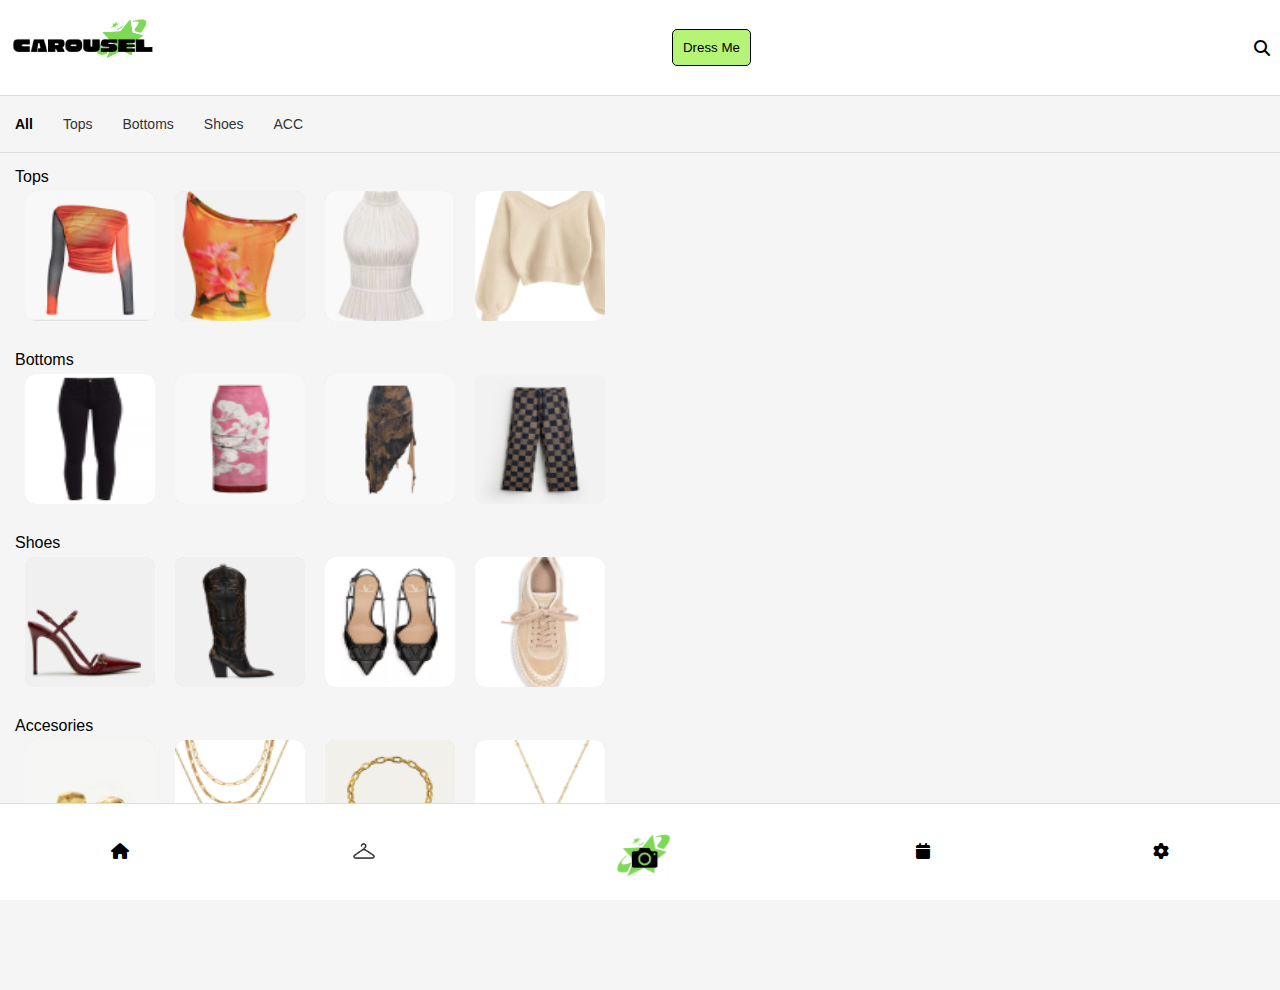
<file: index.html>
<!DOCTYPE html>
<html lang="en">
<head>
    <meta charset="UTF-8">
    <meta name="viewport" content="width=device-width, initial-scale=1.0">
    <title>Carousel</title>
    <link rel="stylesheet" href="css/style.css">
    <script src="js/script.js"></script>
    <link rel="stylesheet" href="https://cdnjs.cloudflare.com/ajax/libs/font-awesome/6.5.2/css/all.min.css">
</head>
<body>
    <div class="app-container">
        <header class="app-header">
            <a id="title" href="index.html"> <img class="logo" src="css/images/logo.png"></img></a>
                <button class="dress-button" onclick="window.location.href='ai.html';"> Dress Me </button>
                <i class="fas fa-search"></i>
            </div>
        </header>
        
        <div class="category-tabs">
            <a class="tab active" href="index.html">All</a>
            <a class="tab" href="index2.html">Tops</a>
            <a class="tab" href="index3.html">Bottoms</a>
            <a class="tab" href="index4.html">Shoes</a>
            <a class="tab" href="index5.html">ACC</a>
        </div>
        
        <div class="scroll-area">
            
        <div class="scroll-container">
            <!-- first row -->
            <div class="clothing-row-wrapper"> Tops
            
                <div class="clothing-row">
                    <img class="clothing-item " src="css/images/top1.png"></img>
                    <img class="clothing-item " src="css/images/top2.png"></img>
                    <img class="clothing-item " src="css/images/top3.png"></img>
                    <img class="clothing-item " src="css/images/top4.png"></img>
                </div>
            
            </div>

            <!-- second row -->
            <div class="clothing-row-wrapper"> Bottoms
            
                <div class="clothing-row">
                    <img class="clothing-item " src="css/images/bottom1.png"></img>
                    <img class="clothing-item " src="css/images/bottom2.png"></img>
                    <img class="clothing-item "src="css/images/bottom3.png"></img>
                    <img class="clothing-item "src="css/images/bottom4.png"></img>
                </div>
            
            </div>

            <!-- third row -->
            <div class="clothing-row-wrapper"> Shoes

                <div class="clothing-row">
                    <img class="clothing-item " src="css/images/shoe1.png"></img>
                    <img class="clothing-item "src="css/images/shoe2.png"></img>
                    <img class="clothing-item "src="css/images/shoe3.png"></img>
                    <img class="clothing-item "src="css/images/shoe4.png"></img>
                </div>
                
            </div>

            <!-- fourth row -->
            <div class="clothing-row-wrapper"> Accesories
                
                <div class="clothing-row">
                    <img class="clothing-item " src="css/images/acc1.png"></img>
                    <img class="clothing-item " src="css/images/acc2.png"></img>
                    <img class="clothing-item " src="css/images/acc3.png"></img>
                    <img class="clothing-item " src="css/images/acc4.png"></img>
                </div>
    
            </div>
        </div>

        <nav class="bottom-nav">
            <span class="nav-icon"><a class="fas fa-house" href="index.html"></a></span>
            <span class="nav-icon"><img class="hanger" src="css/images/hanger.png"></i></span>
            <span class="nav-icon"><img class="camera" src="css/images/camera.png" onclick="window.location.href='camera.html';"></img></span>
            <span class="nav-icon"><i class="fas fa-calendar"></i></span>
            <span class="nav-icon"><i class="fas fa-gear"></i></span>
        </nav>
    </div>
</body>
</html>
</file>
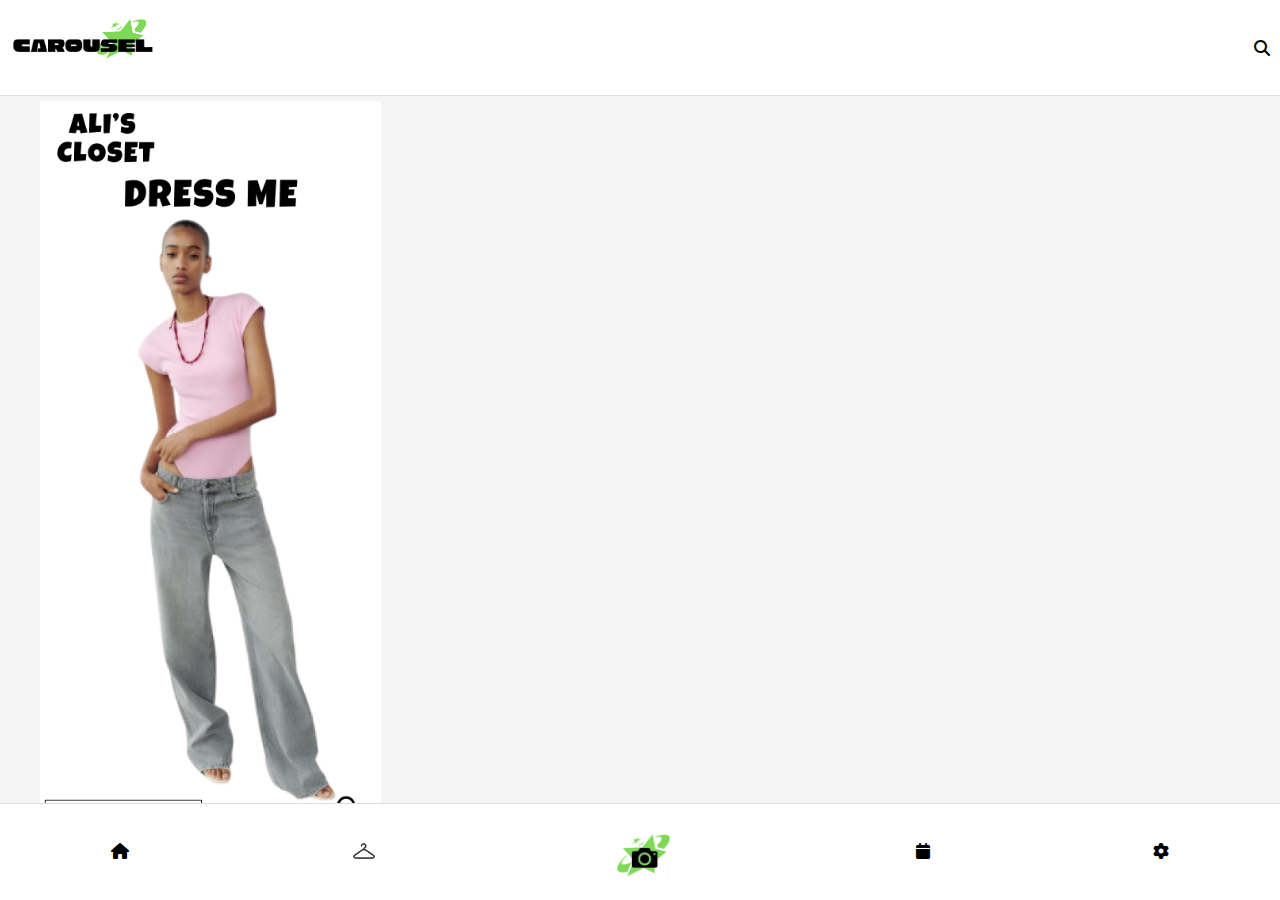
<file: ai.html>
<!DOCTYPE html>
<html lang="en">
<head>
    <meta charset="UTF-8">
    <meta name="viewport" content="width=device-width, initial-scale=1.0">
    <title>Carousel</title>
    <link rel="stylesheet" href="css/style.css">
    <script src="js/script.js"></script>
    <link rel="stylesheet" href="https://cdnjs.cloudflare.com/ajax/libs/font-awesome/6.5.2/css/all.min.css">
</head>
<body>
    <div class="app-container">
        <header class="app-header">
            <a id="title" href="index.html"> <img class="logo" src="css/images/logo.png"></img></a>
                <i class="fas fa-search"></i>
            </div>
        </header>

        <img class="ai" src="css/images/ai.png"></img>

        <nav class="bottom-nav">
            <span class="nav-icon"><a class="fas fa-house" href="index.html"></a></span>
            <span class="nav-icon"><img class="hanger" src="css/images/hanger.png"></i></span>
            <span class="nav-icon"><img class="camera" src="css/images/camera.png" onclick="window.location.href='camera.html';"></img></span>
            <span class="nav-icon"><i class="fas fa-calendar"></i></span>
            <span class="nav-icon"><i class="fas fa-gear"></i></span>
        </nav>
    </div>
</body>
</html>
</file>
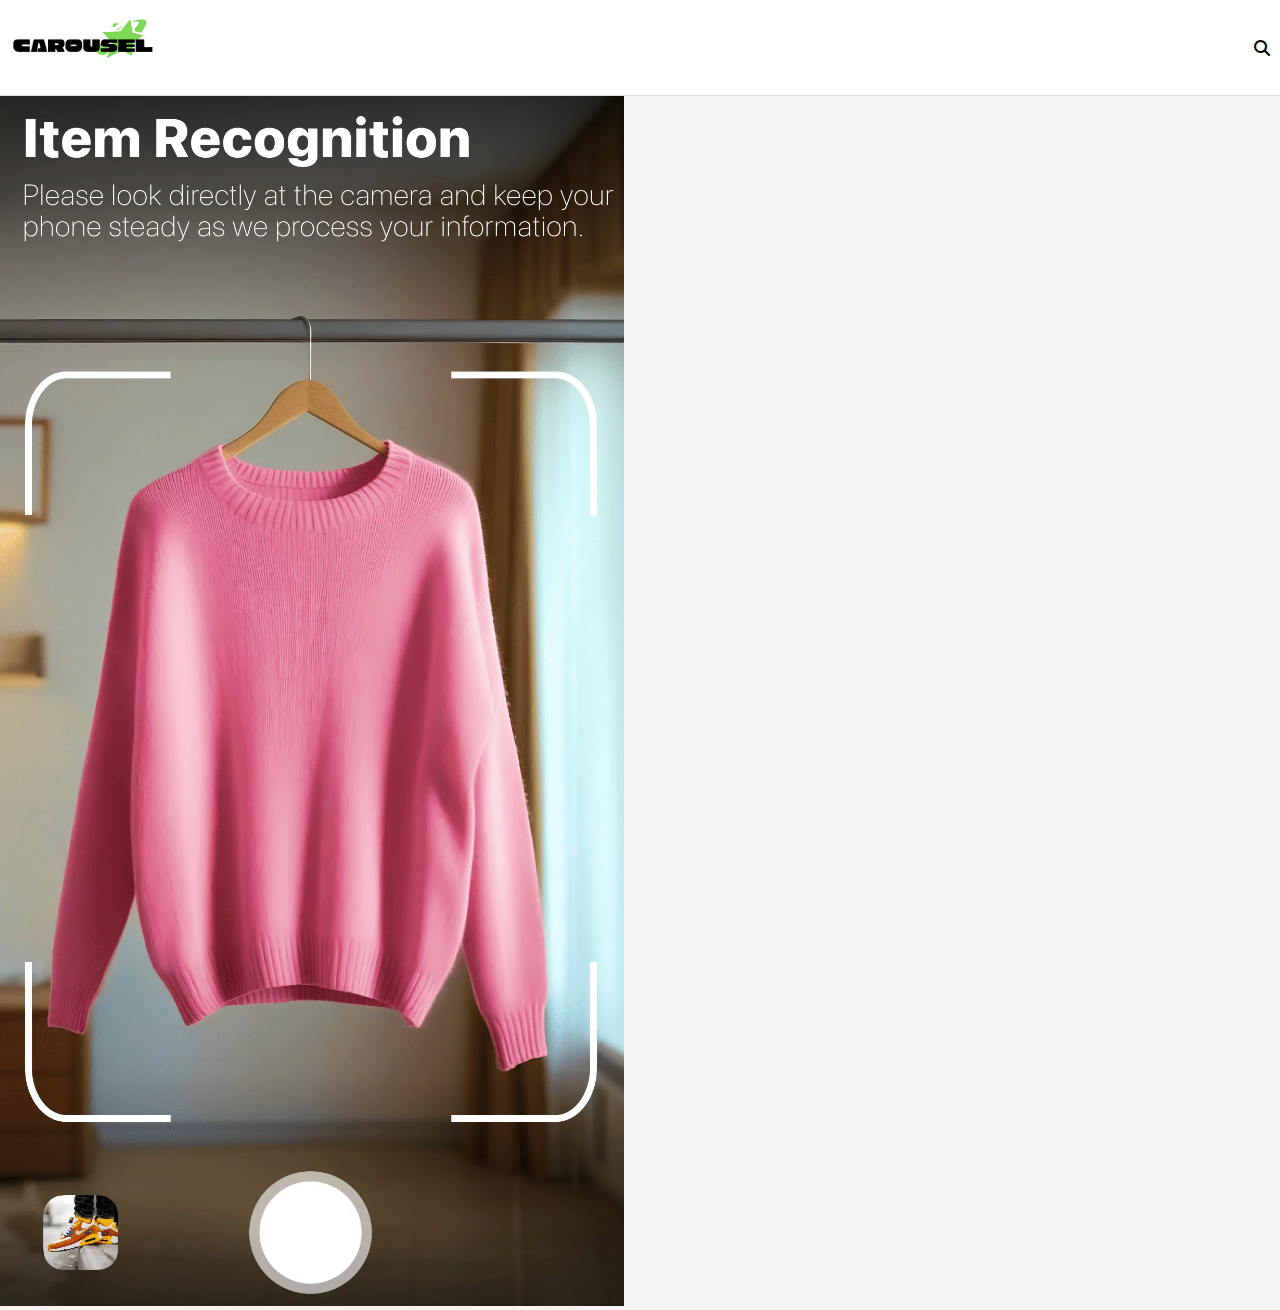
<file: camera.html>
<!DOCTYPE html>
<html lang="en">
<head>
    <meta charset="UTF-8">
    <meta name="viewport" content="width=device-width, initial-scale=1.0">
    <title>Carousel</title>
    <link rel="stylesheet" href="css/style.css">
    <script src="js/script.js"></script>
    <link rel="stylesheet" href="https://cdnjs.cloudflare.com/ajax/libs/font-awesome/6.5.2/css/all.min.css">
</head>
<body>
    <div class="app-container">
        <header class="app-header">
            <a id="title" href="index.html"> <img class="logo" src="css/images/logo.png"></img></a>
                <i class="fas fa-search"></i>
            </div>
        </header>

        <img class="snap" src="css/images/snap.png"></img>
    </div>
</body>
</html>
</file>
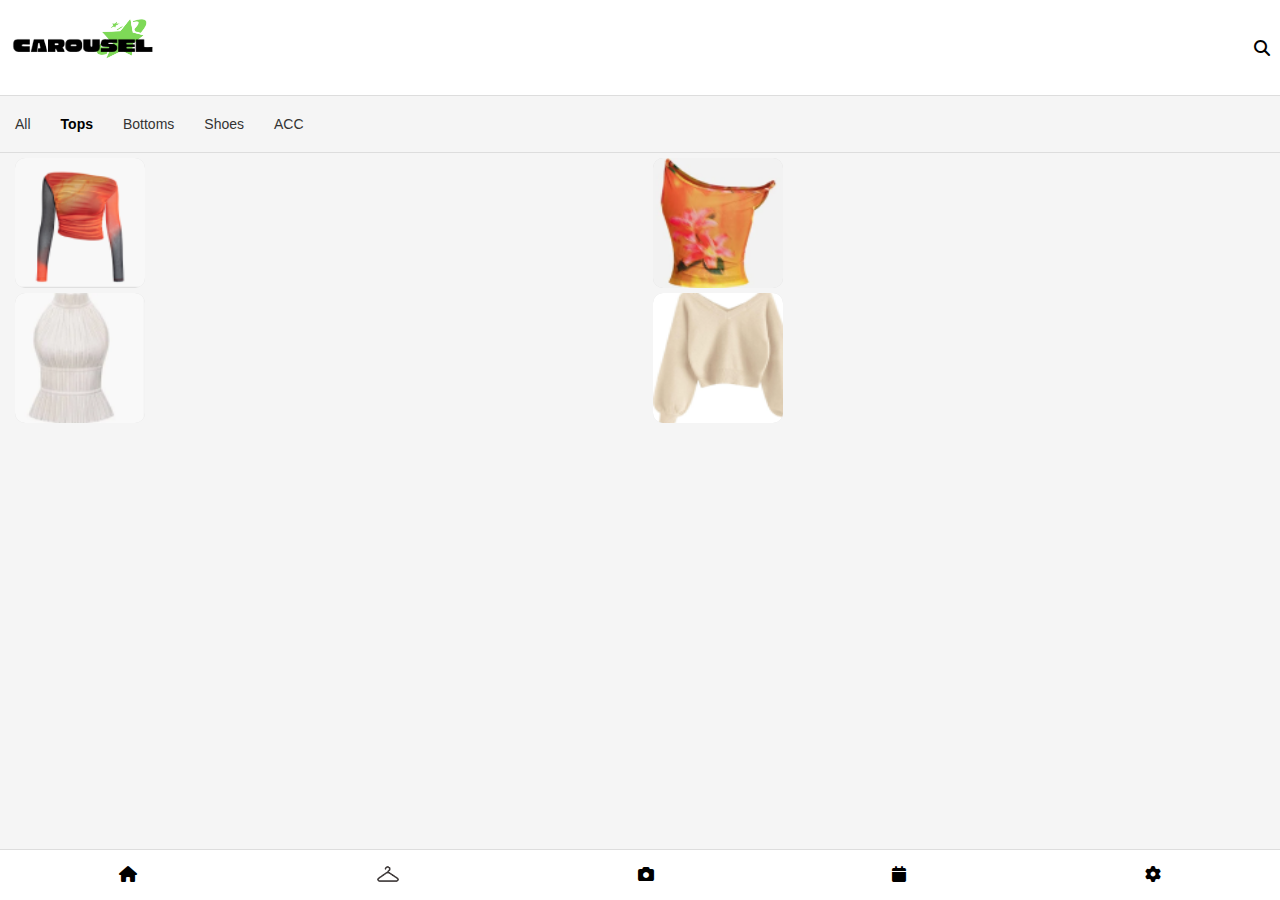
<file: index2.html>
<!DOCTYPE html>
<html lang="en">
<head>
    <meta charset="UTF-8">
    <meta name="viewport" content="width=device-width, initial-scale=1.0">
    <title>Carousel</title>
    <link rel="stylesheet" href="css/style.css">
    <script src="js/script.js"></script>
    <link rel="stylesheet" href="https://cdnjs.cloudflare.com/ajax/libs/font-awesome/6.5.2/css/all.min.css">
</head>
<body>
    <div class="app-container">
        <header class="app-header">
            <a id="title" href="index.html"> <img class="logo" src="css/images/logo.png"></img></a>
                <i class="fas fa-search"></i>
            </div>
        </header>
        
        <div class="category-tabs">
            <a class="tab" href="index.html">All</a>
            <a class="tab active" href="index2.html">Tops</a>
            <a class="tab" href="index3.html">Bottoms</a>
            <a class="tab" href="index4.html">Shoes</a>
            <a class="tab" href="index5.html">ACC</a>
        </div>

        <div class="clothing-grid-2">
            <img class="clothing-item " src="css/images/top1.png"></img>
            <img class="clothing-item " src="css/images/top2.png"></img>
            <img class="clothing-item " src="css/images/top3.png"></img>
            <img class="clothing-item " src="css/images/top4.png"></img>
        </div>

        <nav class="bottom-nav">
            <span class="nav-icon"><a class="fas fa-house" href="index.html"></a></span>
            <span class="nav-icon"><img class="hanger" src="css/images/hanger.png"></i></span>
            <span class="nav-icon"><a class="fas fa-camera" href="camera.html"></a></span>
            <span class="nav-icon"><i class="fas fa-calendar"></i></span>
            <span class="nav-icon"><i class="fas fa-gear"></i></span>
        </nav>
    </div>
</body>
</html>
</file>
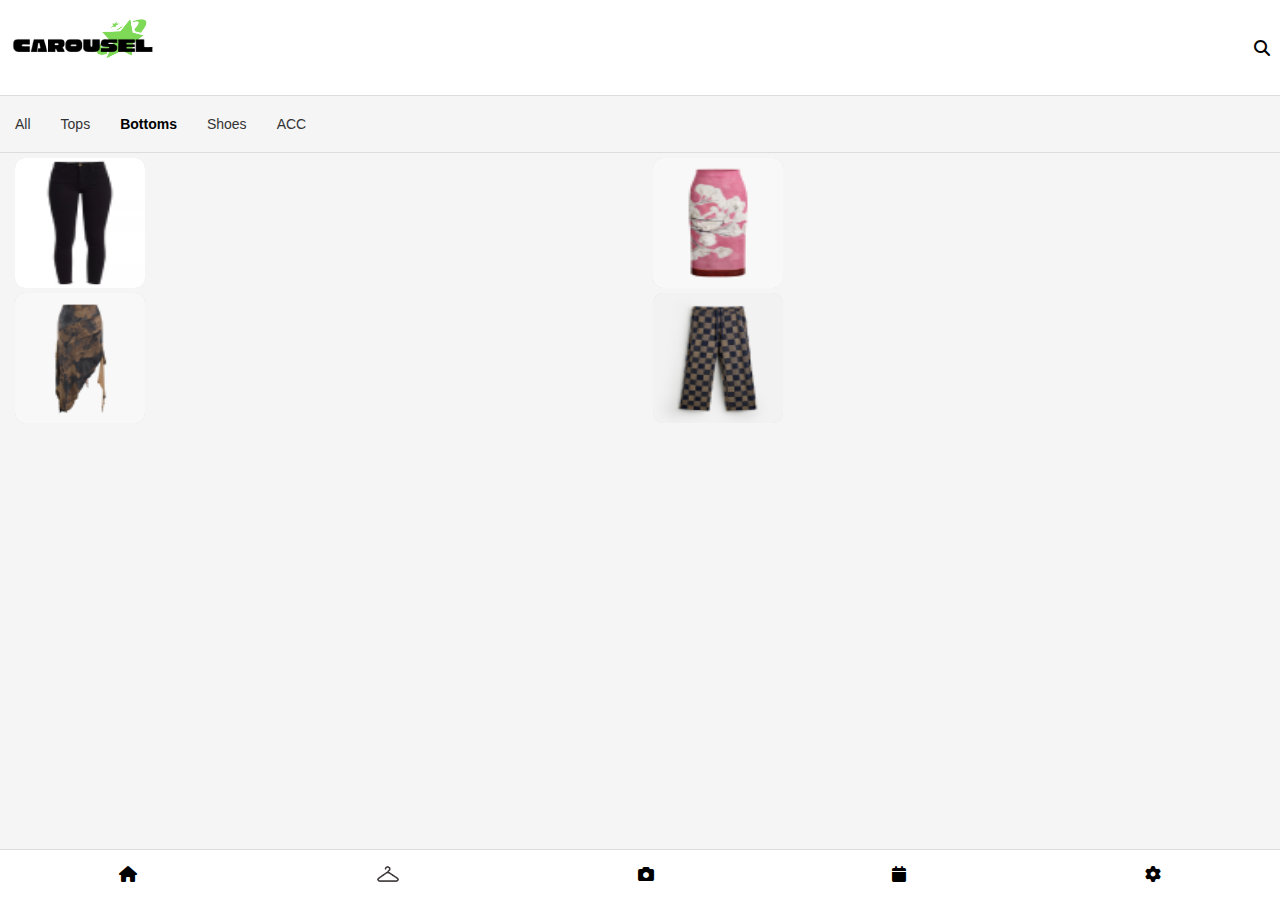
<file: index3.html>
<!DOCTYPE html>
<html lang="en">
<head>
    <meta charset="UTF-8">
    <meta name="viewport" content="width=device-width, initial-scale=1.0">
    <title>Carousel</title>
    <link rel="stylesheet" href="css/style.css">
    <script src="js/script.js"></script>
    <link rel="stylesheet" href="https://cdnjs.cloudflare.com/ajax/libs/font-awesome/6.5.2/css/all.min.css">
</head>
<body>
    <div class="app-container">
        <header class="app-header">
            <a id="title" href="index.html"> <img class="logo" src="css/images/logo.png"></img></a>
                <i class="fas fa-search"></i>
            </div>
        </header>
        
        <div class="category-tabs">
            <a class="tab" href="index.html">All</a>
            <a class="tab" href="index2.html">Tops</a>
            <a class="tab active" href="index3.html">Bottoms</a>
            <a class="tab" href="index4.html">Shoes</a>
            <a class="tab" href="index5.html">ACC</a>
        </div>

        <div class="clothing-grid-2">
            <img class="clothing-item " src="css/images/bottom1.png"></img>
            <img class="clothing-item " src="css/images/bottom2.png"></img>
            <img class="clothing-item "src="css/images/bottom3.png"></img>
            <img class="clothing-item "src="css/images/bottom4.png"></img>
        </div>

        <nav class="bottom-nav">
            <span class="nav-icon"><a class="fas fa-house" href="index.html"></a></span>
            <span class="nav-icon"><img class="hanger" src="css/images/hanger.png"></i></span>
            <span class="nav-icon"><a class="fas fa-camera" href="camera.html"></a></span>
            <span class="nav-icon"><i class="fas fa-calendar"></i></span>
            <span class="nav-icon"><i class="fas fa-gear"></i></span>
        </nav>
    </div>
</body>
</html>
</file>
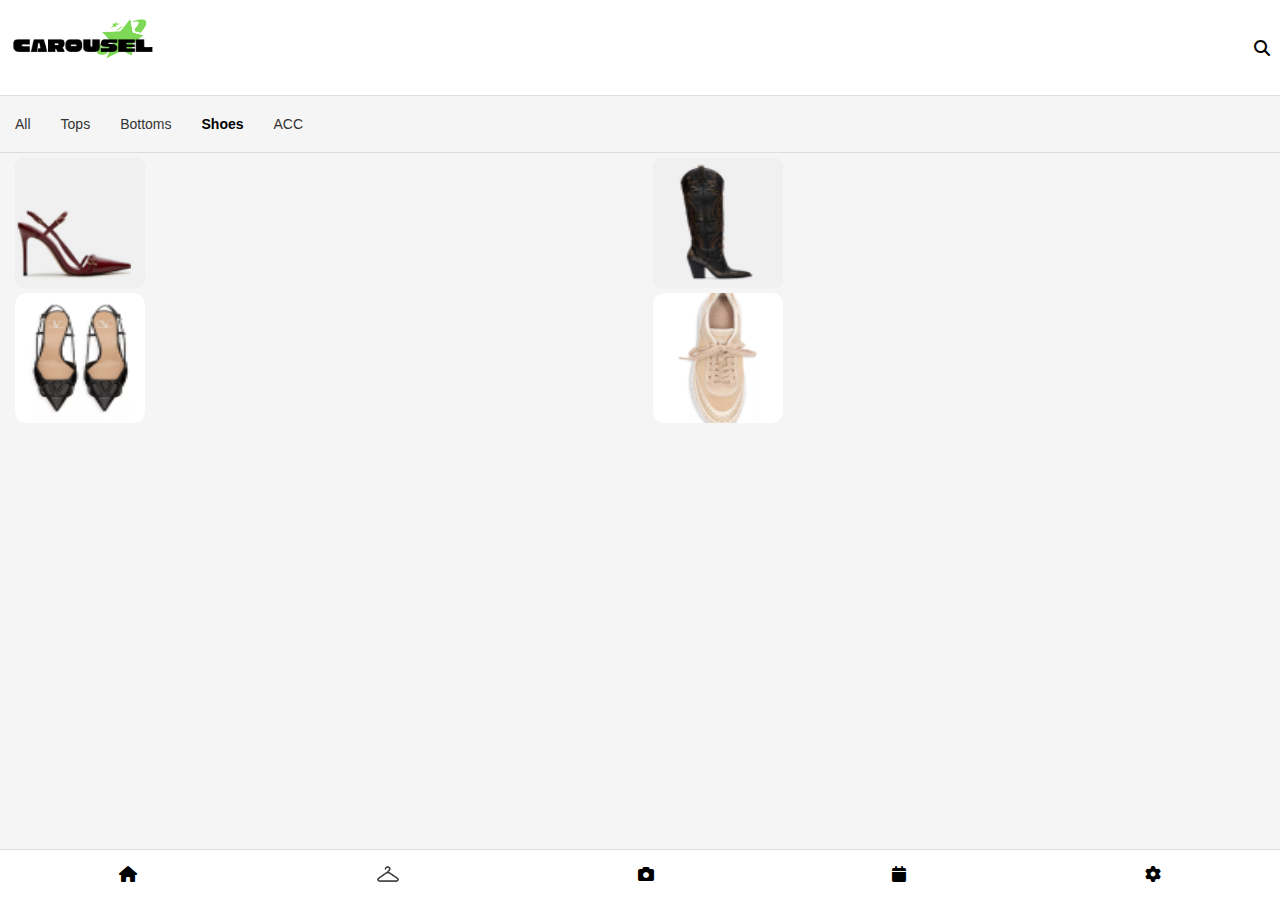
<file: index4.html>
<!DOCTYPE html>
<html lang="en">
<head>
    <meta charset="UTF-8">
    <meta name="viewport" content="width=device-width, initial-scale=1.0">
    <title>Carousel</title>
    <link rel="stylesheet" href="css/style.css">
    <script src="js/script.js"></script>
    <link rel="stylesheet" href="https://cdnjs.cloudflare.com/ajax/libs/font-awesome/6.5.2/css/all.min.css">
</head>
<body>
    <div class="app-container">
        <header class="app-header">
            <a id="title" href="index.html"> <img class="logo" src="css/images/logo.png"></img></a>
                <i class="fas fa-search"></i>
            </div>
        </header>
        
        <div class="category-tabs">
            <a class="tab" href="index.html">All</a>
            <a class="tab" href="index2.html">Tops</a>
            <a class="tab" href="index3.html">Bottoms</a>
            <a class="tab active" href="index4.html">Shoes</a>
            <a class="tab" href="index5.html">ACC</a>
        </div>

        <div class="clothing-grid-2">
            <img class="clothing-item " src="css/images/shoe1.png"></img>
            <img class="clothing-item "src="css/images/shoe2.png"></img>
            <img class="clothing-item "src="css/images/shoe3.png"></img>
            <img class="clothing-item "src="css/images/shoe4.png"></img>
        </div>

        <nav class="bottom-nav">
            <span class="nav-icon"><a class="fas fa-house" href="index.html"></a></span>
            <span class="nav-icon"><img class="hanger" src="css/images/hanger.png"></i></span>
            <span class="nav-icon"><a class="fas fa-camera" href="camera.html"></a></span>
            <span class="nav-icon"><i class="fas fa-calendar"></i></span>
            <span class="nav-icon"><i class="fas fa-gear"></i></span>
        </nav>
    </div>
</body>
</html>
</file>
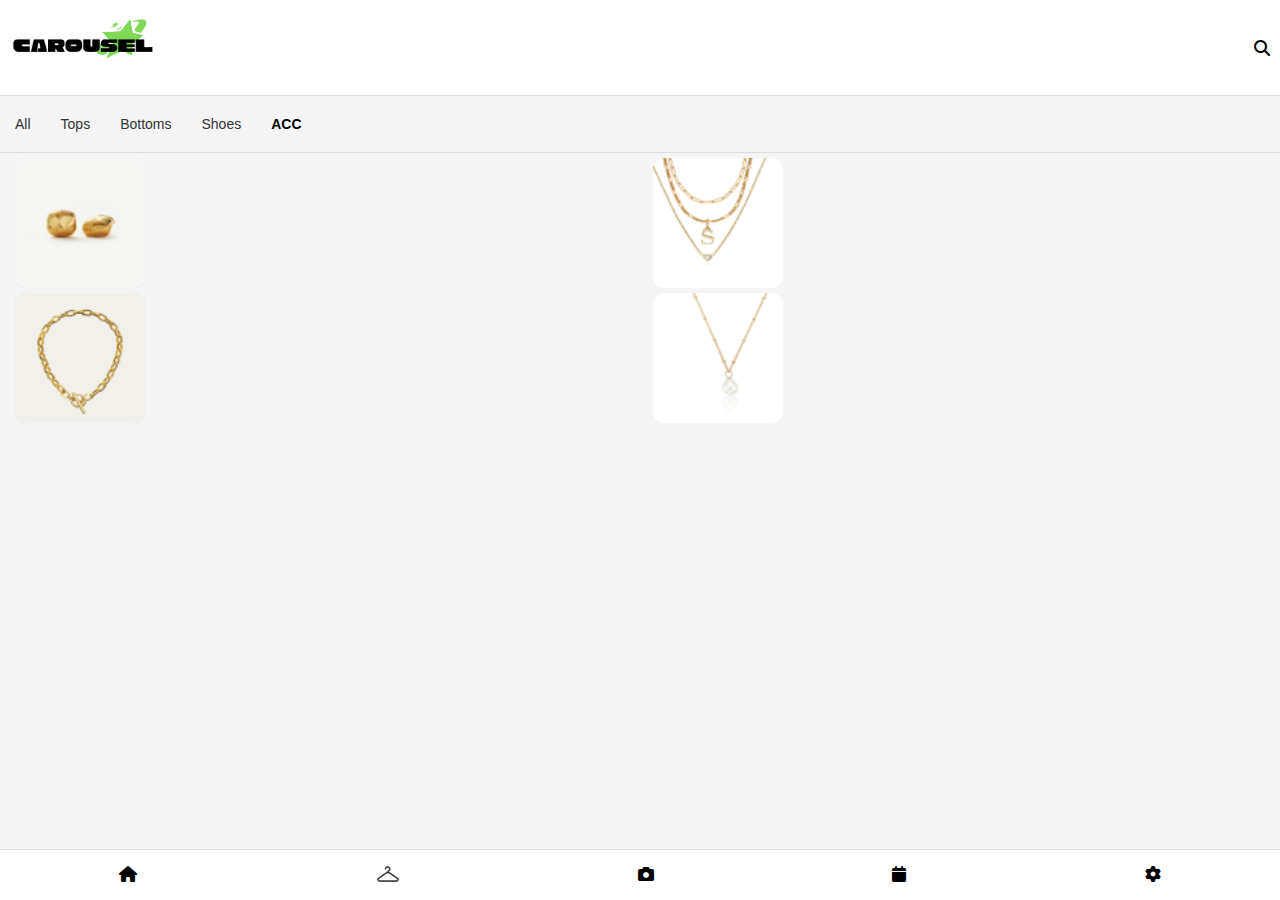
<file: index5.html>
<!DOCTYPE html>
<html lang="en">
<head>
    <meta charset="UTF-8">
    <meta name="viewport" content="width=device-width, initial-scale=1.0">
    <title>Carousel</title>
    <link rel="stylesheet" href="css/style.css">
    <script src="js/script.js"></script>
    <link rel="stylesheet" href="https://cdnjs.cloudflare.com/ajax/libs/font-awesome/6.5.2/css/all.min.css">
</head>
<body>
    <div class="app-container">
        <header class="app-header">
            <a id="title" href="index.html"> <img class="logo" src="css/images/logo.png"></img></a>
                <i class="fas fa-search"></i>
            </div>
        </header>
        
        <div class="category-tabs">
            <a class="tab" href="index.html">All</a>
            <a class="tab" href="index2.html">Tops</a>
            <a class="tab" href="index3.html">Bottoms</a>
            <a class="tab" href="index4.html">Shoes</a>
            <a class="tab active" href="index5.html">ACC</a>
        </div>

        <div class="clothing-grid-2">
            <img class="clothing-item " src="css/images/acc1.png"></img>
            <img class="clothing-item " src="css/images/acc2.png"></img>
            <img class="clothing-item " src="css/images/acc3.png"></img>
            <img class="clothing-item " src="css/images/acc4.png"></img>
        </div>

        <nav class="bottom-nav">
            <span class="nav-icon"><a class="fas fa-house" href="index.html"></a></span>
            <span class="nav-icon"><img class="hanger" src="css/images/hanger.png"></i></span>
            <span class="nav-icon"><a class="fas fa-camera" href="camera.html"></a></span>
            <span class="nav-icon"><i class="fas fa-calendar"></i></span>
            <span class="nav-icon"><i class="fas fa-gear"></i></span>
        </nav>
    </div>
</body>
</html>
</file>
<file: css/style.css>
body, html {
    margin: 0;
    padding: 0;
    font-family: Arial, sans-serif;
    background-color: #f5f5f5;
    height: 100vh;
    min-width: 100vw;
    overflow-y: visible;
}

.app-container {
    height: flex;
    background-color: #fff;
}

.app-header {
    display: flex;
    justify-content: space-between;
    align-items: center;
    padding: 0 10px 0 10px;
    border-bottom: 1px solid #ddd;
}

.app-header h1 {
    font-size: 20px;
    margin: 0;

}

.header-icons {
    display: flex;
    gap: 10px;
}

.icon {
    font-size: 18px;
    cursor: pointer;
}

.category-tabs {
    display: flex;
    overflow-x: auto;
    padding: 10px 0;
    border-bottom: 1px solid #ddd;
}

.tab {
    padding: 10px 15px;
    font-size: 14px;
    color: #333;
    cursor: pointer;
}

.tab.active {
    font-weight: bold;
    color: #000;
}

.clothing-grid {
    display: grid;
    grid-template-columns: repeat(3, 1fr);
    gap: 5px;
    padding: 5px;
}

.scroll-container {
    flex-grow: 1;
    overflow-y: auto;
    padding-bottom: 100px;
}

.clothing-row-wrapper {
    display: flex;
    align-items: center;
    position: relative;
}

.clothing-row {
    display: flex;
    overflow-x: auto;
    padding: 5px 0;
    scrollbar-width: none; 
    flex-grow: 1;
    max-width: 100%; 
}

.clothing-row::-webkit-scrollbar {
    display: none;
}

.auto-scroll-row .clothing-row {
    animation: scroll-left-right 10s linear infinite;
}

.clothing-item-2 {
    flex: 0 0 auto;
    height: 110px;
    width: 110px;
    background-color: #ddd;
    border-radius: 10px;
    margin: 0 10px;
    display: flex;
    align-items: center;
    justify-content: center;
    overflow: hidden;
}

.clothing-item {
    flex: 0 0 auto;
    height: 130px;
    width: 130px;
    background-color: #ddd;
    border-radius: 10px;
    margin: 0 10px;
    display: flex;
    align-items: center;
    justify-content: center;
    overflow: hidden;
}

.clothing-item img {
    width: 100%;
    height: 100%;
    object-fit: cover;
}

.scroll-arrow.left {
    left: 0;
}

.scroll-arrow.right {
    right: 0;
}

.bottom-nav {
    display: flex;
    position: fixed;
    left: 0;
    right: 0;
    bottom:0;
    justify-content: space-around;
    align-items: center;
    border-top: 1px solid #ddd;
    background-color: #fff;
}

span{
    cursor: pointer;
    padding: 10px;
}

button{
    border: 1px solid #000000;
    padding: 10px;
    border-radius: 5px;
}

a{
    text-decoration: none;
    color: #000000;
}

#title{
    font-size: 20px;
    font-weight: bold;
}


.clothing-row-wrapper {
    padding: 10px;
    margin: 5px;
    display: block;
}

.hanger{
    height: 24px;
    margin-top: 2px;
}

.logo{
    height: 90px;
    padding: 0;
}

.clothing-grid-2 {
    display: grid;
    grid-template-columns: repeat(2, 1fr);
    gap: 5px;
    padding: 5px;
}

.snap{
    max-width: 100vw;
    overflow: hidden;
}

.dress-button{
    margin-left: 0;
    background-color: #7aeb088c ;
}

.ai{
    max-width: 100vw;
    overflow: hidden;
    height: 740px;
    margin-left: 40px;
    margin-top:5px
}

.camera{
    height: 70px;
    padding: 0%;
    margin-bottom: 2px;
}
</file>
